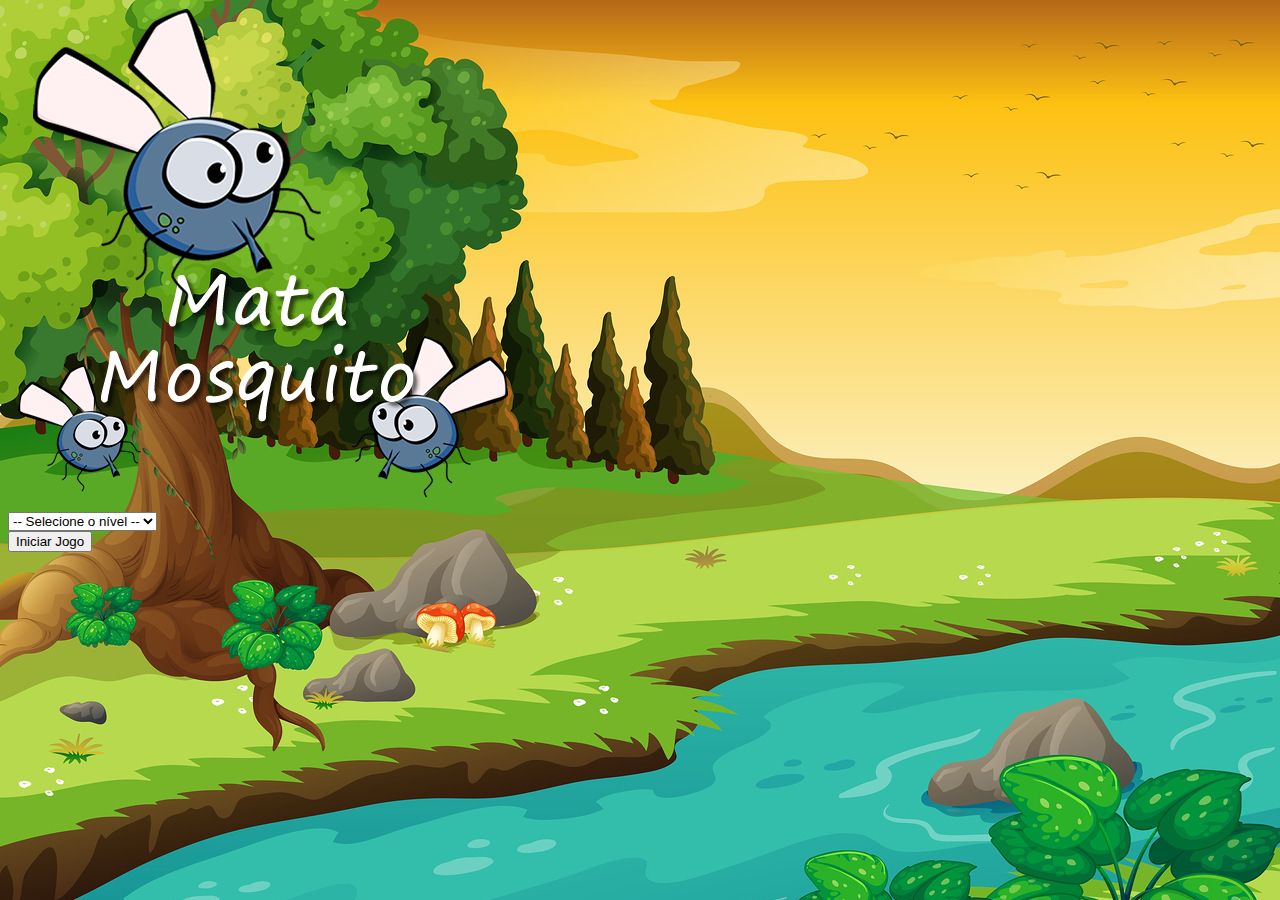
<file: pacote-download/mata-mosquito/index.html>
<!DOCTYPE html>
<html>
	<head>
		<title></title>
		<meta charset="utf-8">
		<!-- CSS only -->
		<link href="https://cdn.jsdelivr.net/npm/bootstrap@5.0.0-beta1/dist/css/bootstrap.min.css" rel="stylesheet" integrity="sha384-giJF6kkoqNQ00vy+HMDP7azOuL0xtbfIcaT9wjKHr8RbDVddVHyTfAAsrekwKmP1" crossorigin="anonymous">

		<link rel="stylesheet" href="estilo.css">

		<script type="text/javascript">
			function iniciarJogo() {
				var nivel = document.getElementById('nivel').value

				if(nivel === '') {
					alert('Selecione um nivel para iniciar o jogo')
					return false
				}

				window.location.href = "app.html?" + nivel
			}
		</script>
	</head>
	<body>

		<div class="container">
			<div class="row">
				<div class="col">
					<div class="d-flex justify-content-center">
						<img src="imagens/game.png">	
					</div>
				</div>
			</div>

			<div class="row">
				<div class="col">
					<div class="d-flex justify-content-center">
						<div class="mb-2">
							<select class="form-control" id="nivel">
								<option value="">-- Selecione o nível --</option>
								<option value="normal">Normal</option>
								<option value="dificil">Difícil</option>
								<option value="chucknorris">Chuck Norris</option>
							</select>
						</div>
					</div>
				</div>
			</div>

			<div class="row">
				<div class="col">
					<div class="d-flex justify-content-center">
						<button type="button" class="btn btn-danger btn-lg" onclick="iniciarJogo()">Iniciar Jogo</button>	
					</div>
				</div>
			</div>
		</div>

	</body>
</html>
</file>
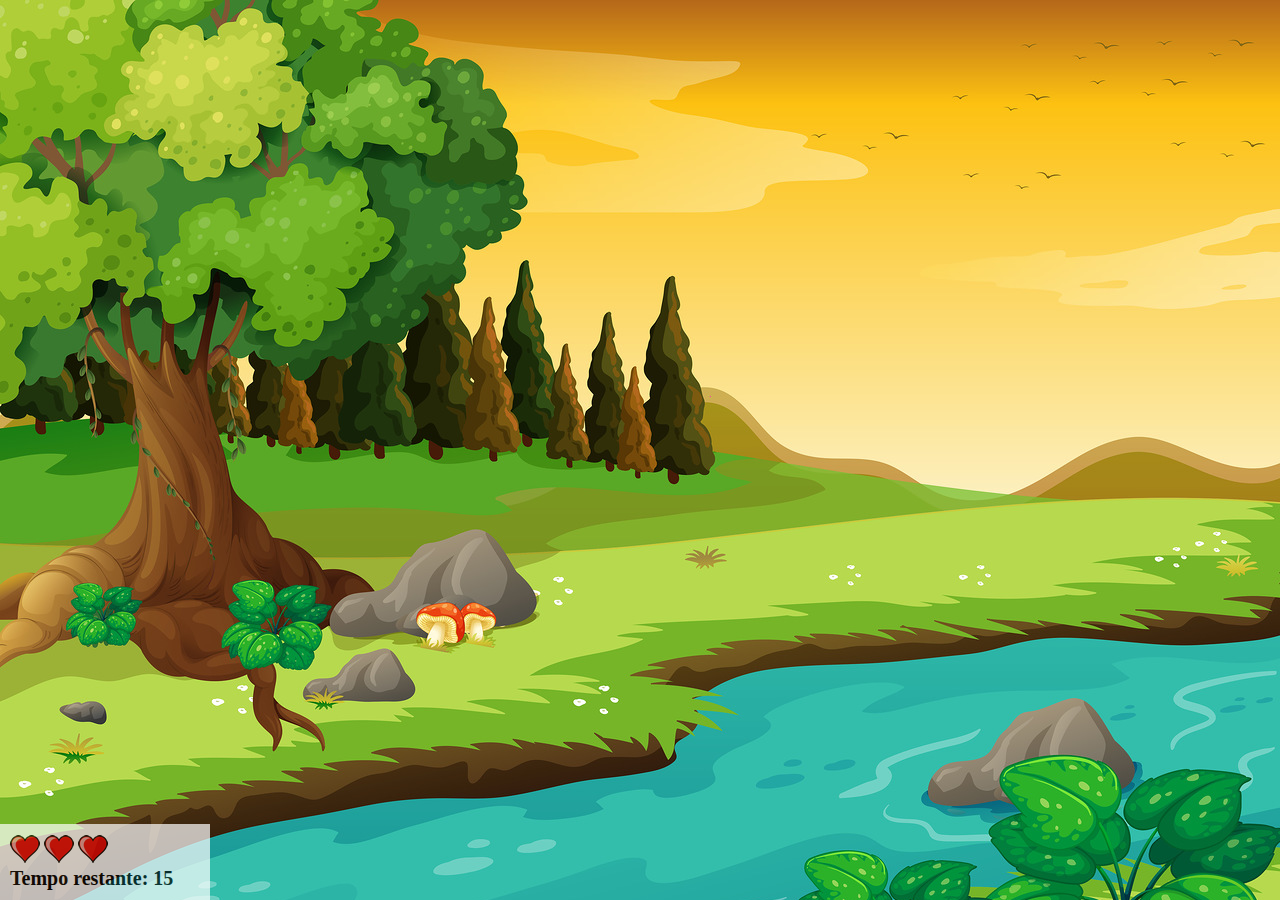
<file: pacote-download/mata-mosquito/app.html>
<!DOCTYPE html>
<html>
<head>
	<meta charset="utf-8">
	<title></title >

	<link rel="stylesheet" href="estilo.css">
	<script src="jogo.js"></script>
</head>
<body onresize="ajustaTamanhoPalcoJogo()">

	<div class="painel">
		<div class="vidas">
			<img id="v1" src="imagens/coracao_cheio.png">	
			<img id="v2" src="imagens/coracao_cheio.png">
			<img id="v3" src="imagens/coracao_cheio.png">
		</div>

		<div class="cronometro">Tempo restante: <span id="cronometro"> </span></div>
	</div>

	<script>
		document.getElementById('cronometro').innerHTML = tempo

		var criaMosca = setInterval(function() { posicaoRandomica() }, criaMosquitoTempo)
	</script>
</body>
</html>
</file>
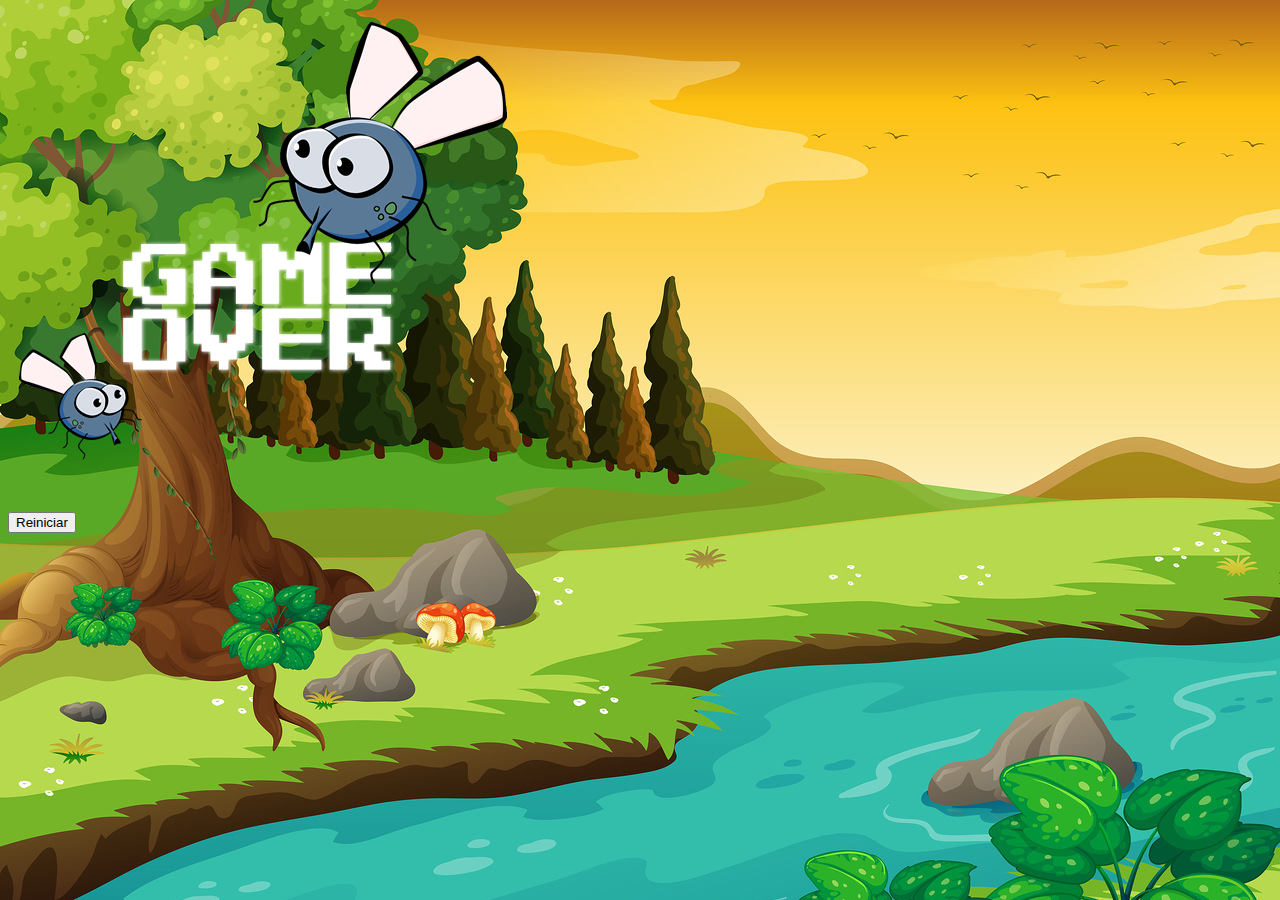
<file: pacote-download/mata-mosquito/fim_de_jogo.html>
<!DOCTYPE html>
<html>
	<head>
		<meta charset="utf-8">
		<title></title>
		<!-- CSS only -->
		<link href="https://cdn.jsdelivr.net/npm/bootstrap@5.0.0-beta1/dist/css/bootstrap.min.css" rel="stylesheet" integrity="sha384-giJF6kkoqNQ00vy+HMDP7azOuL0xtbfIcaT9wjKHr8RbDVddVHyTfAAsrekwKmP1" crossorigin="anonymous">

		<link rel="stylesheet" href="estilo.css">
	</head>
	<body>

		<div class="container">
			<div class="row">
				<div class="col">
					<div class="d-flex justify-content-center">
						<img src="imagens/game_over.png">	
					</div>
				</div>
			</div>

			<div class="row">
				<div class="col">
					<div class="d-flex justify-content-center">
						<button type="button" class="btn btn-dark btn-lg" onclick="window.location.href = 'index.html' ">Reiniciar</button>	
					</div>
				</div>
			</div>
		</div>

	</body>
</html>
</file>
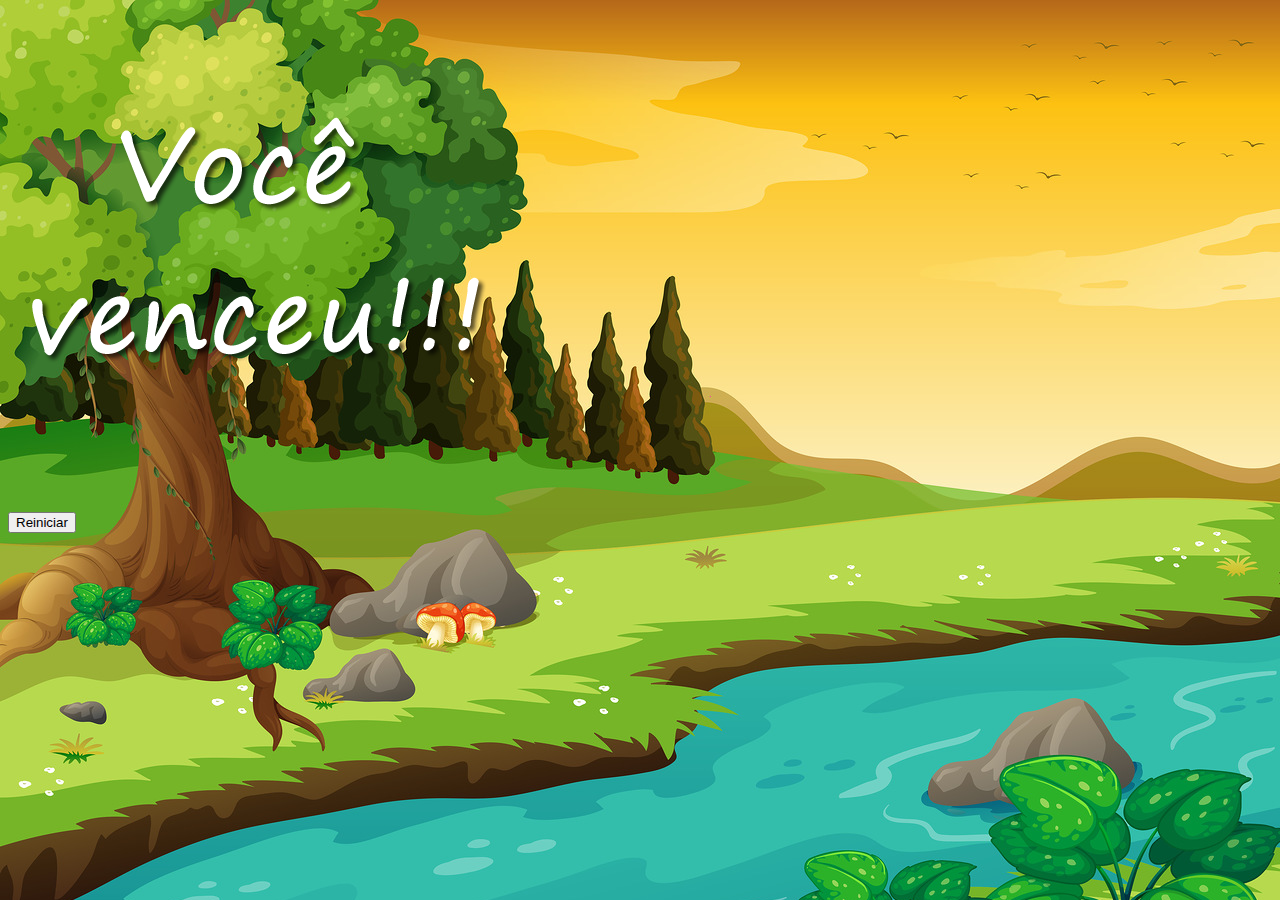
<file: pacote-download/mata-mosquito/vitoria.html>
<!DOCTYPE html>
<html>
	<head>
		<meta charset="utf-8">
		<title></title>
		<!-- CSS only -->
		<link href="https://cdn.jsdelivr.net/npm/bootstrap@5.0.0-beta1/dist/css/bootstrap.min.css" rel="stylesheet" integrity="sha384-giJF6kkoqNQ00vy+HMDP7azOuL0xtbfIcaT9wjKHr8RbDVddVHyTfAAsrekwKmP1" crossorigin="anonymous">

		<link rel="stylesheet" href="estilo.css">
	</head>
	<body>

		<div class="container">
			<div class="row">
				<div class="col">
					<div class="d-flex justify-content-center">
						<img src="imagens/vitoria.png">	
					</div>
				</div>
			</div>

			<div class="row">
				<div class="col">
					<div class="d-flex justify-content-center">
						<button type="button" class="btn btn-dark btn-lg" onclick="window.location.href = 'index.html' ">Reiniciar</button>	
					</div>
				</div>
			</div>
		</div>

	</body>
</html>
</file>
<file: pacote-download/mata-mosquito/estilo.css>
html {
	cursor: url(imagens/mata_mosquito.png) 30 30, auto;
}

body {
	background-image: url(imagens/bg.jpg);
	background-repeat: no-repeat;
}
.mosquito1 {
	width: 50px;
	height: 50px;
}

.mosquito2 {
	width: 70px;
	height: 70px;
}

.mosquito3 {
	width: 90px;
	height: 90px;
}

.ladoA {
	transform: scalex(1);
}

.ladoB {
	transform: scalex(-1);
}

.painel {
	position: absolute;
	width: 190px;
	padding: 10px;
	left: 0px;
	bottom: 0px;
	border-top: solid 1px #fff;
	background-color: #fff;
	opacity: 0.7;
}

.vidas {
	float: left ;
}

.cronometro {
	float: left;
	font-size: 20px;
	font-weight: bold;
}
</file>
